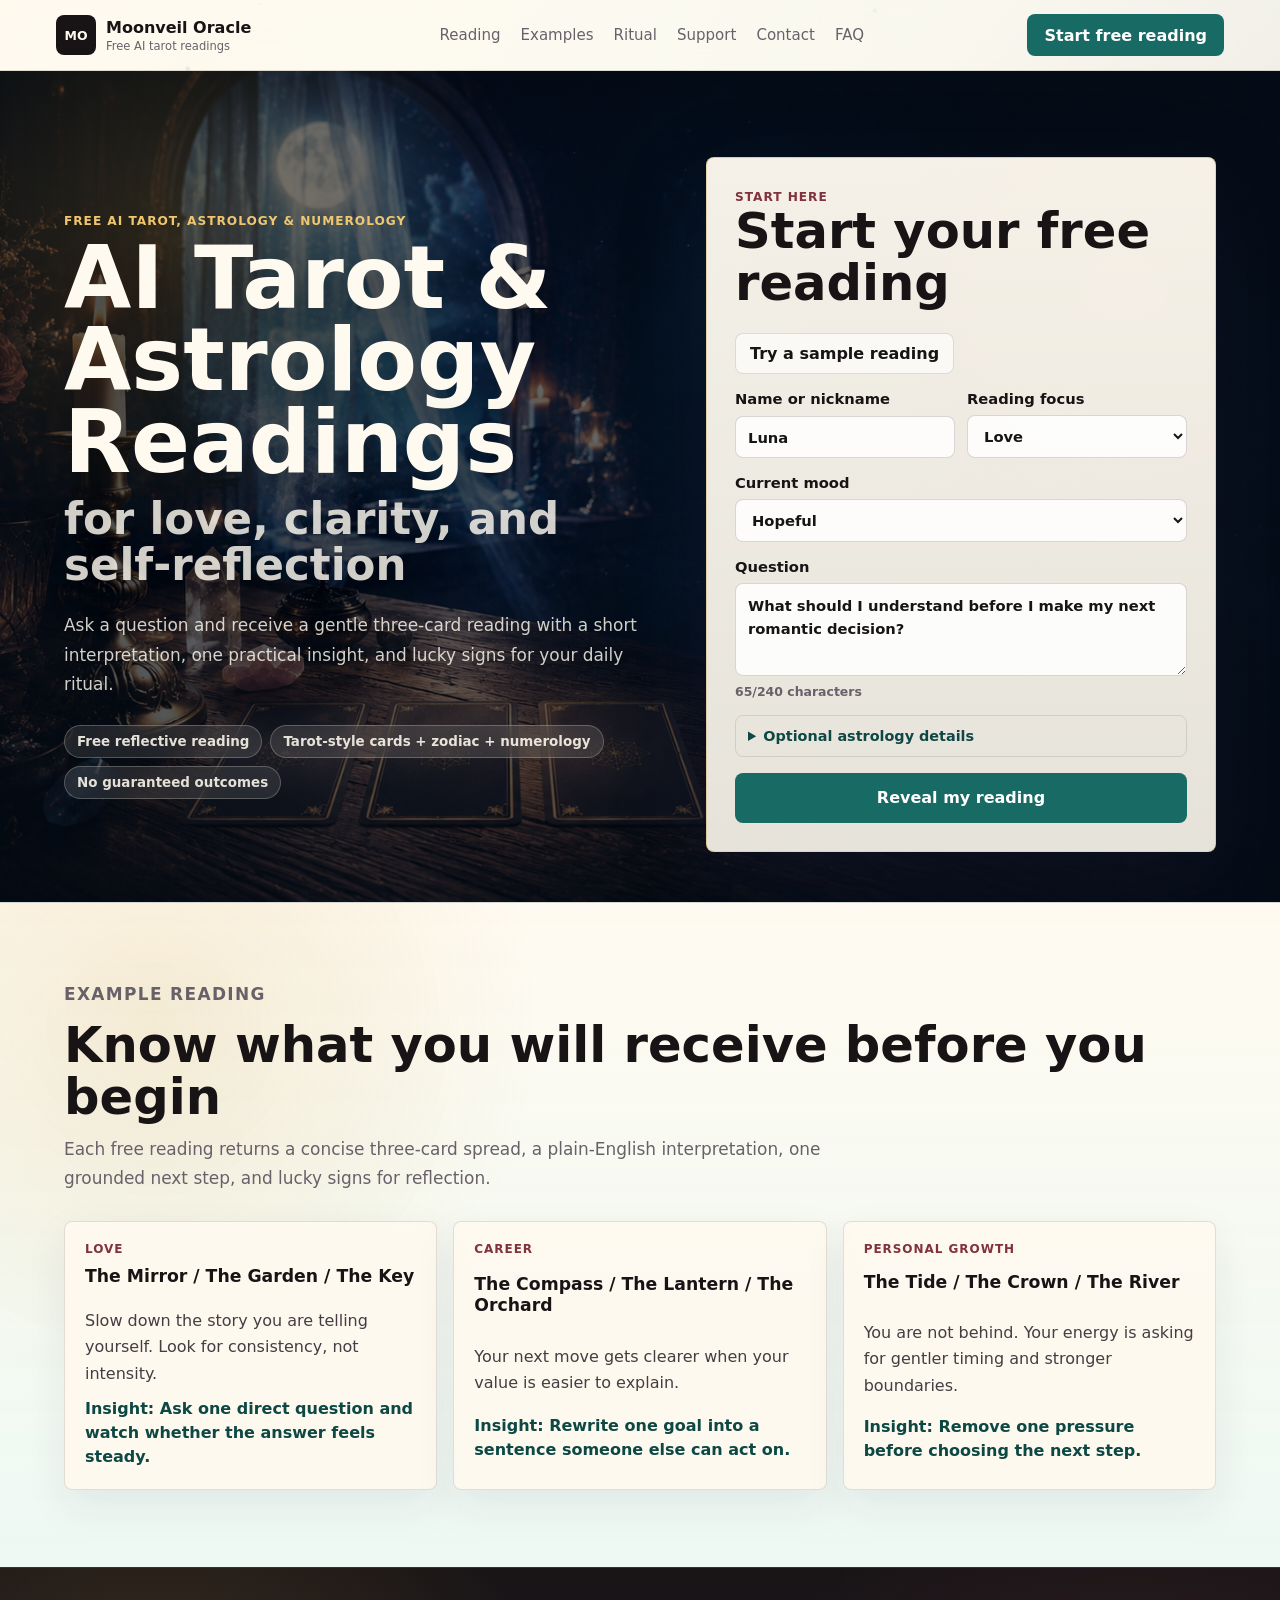
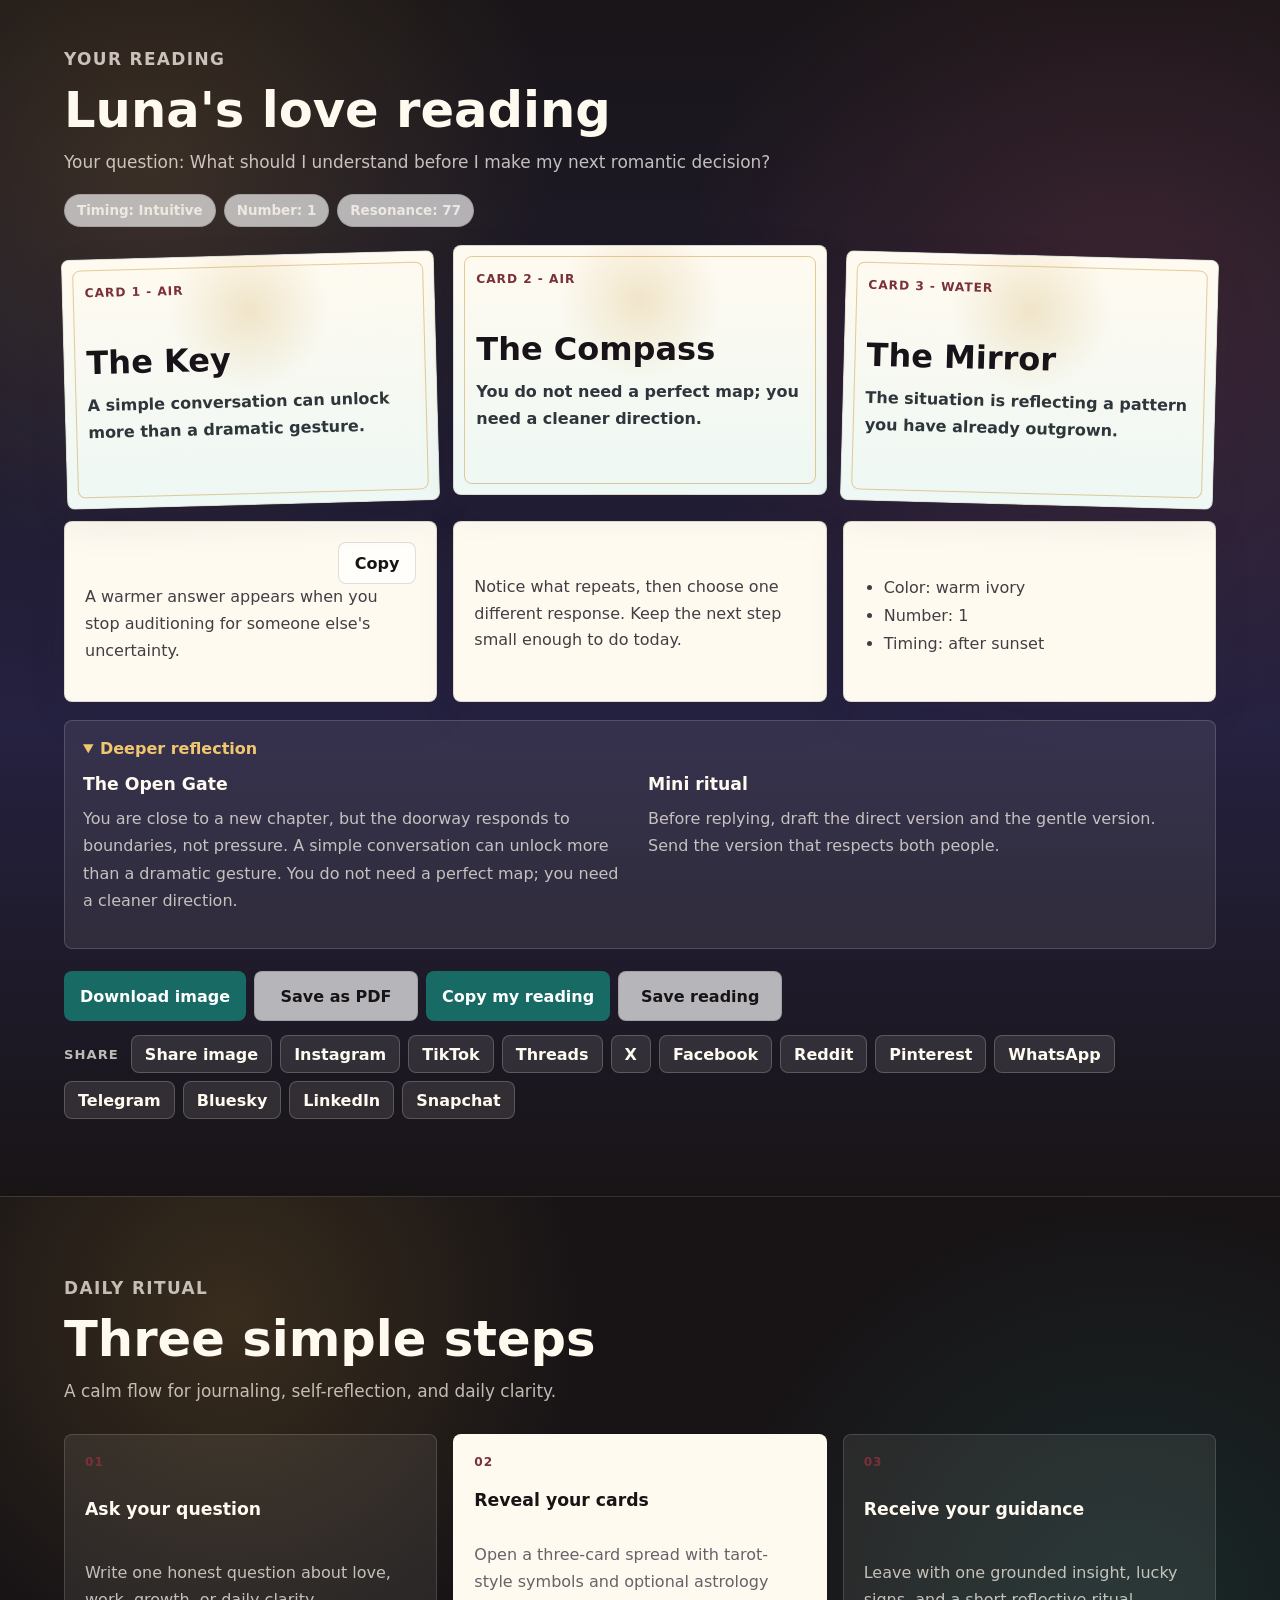
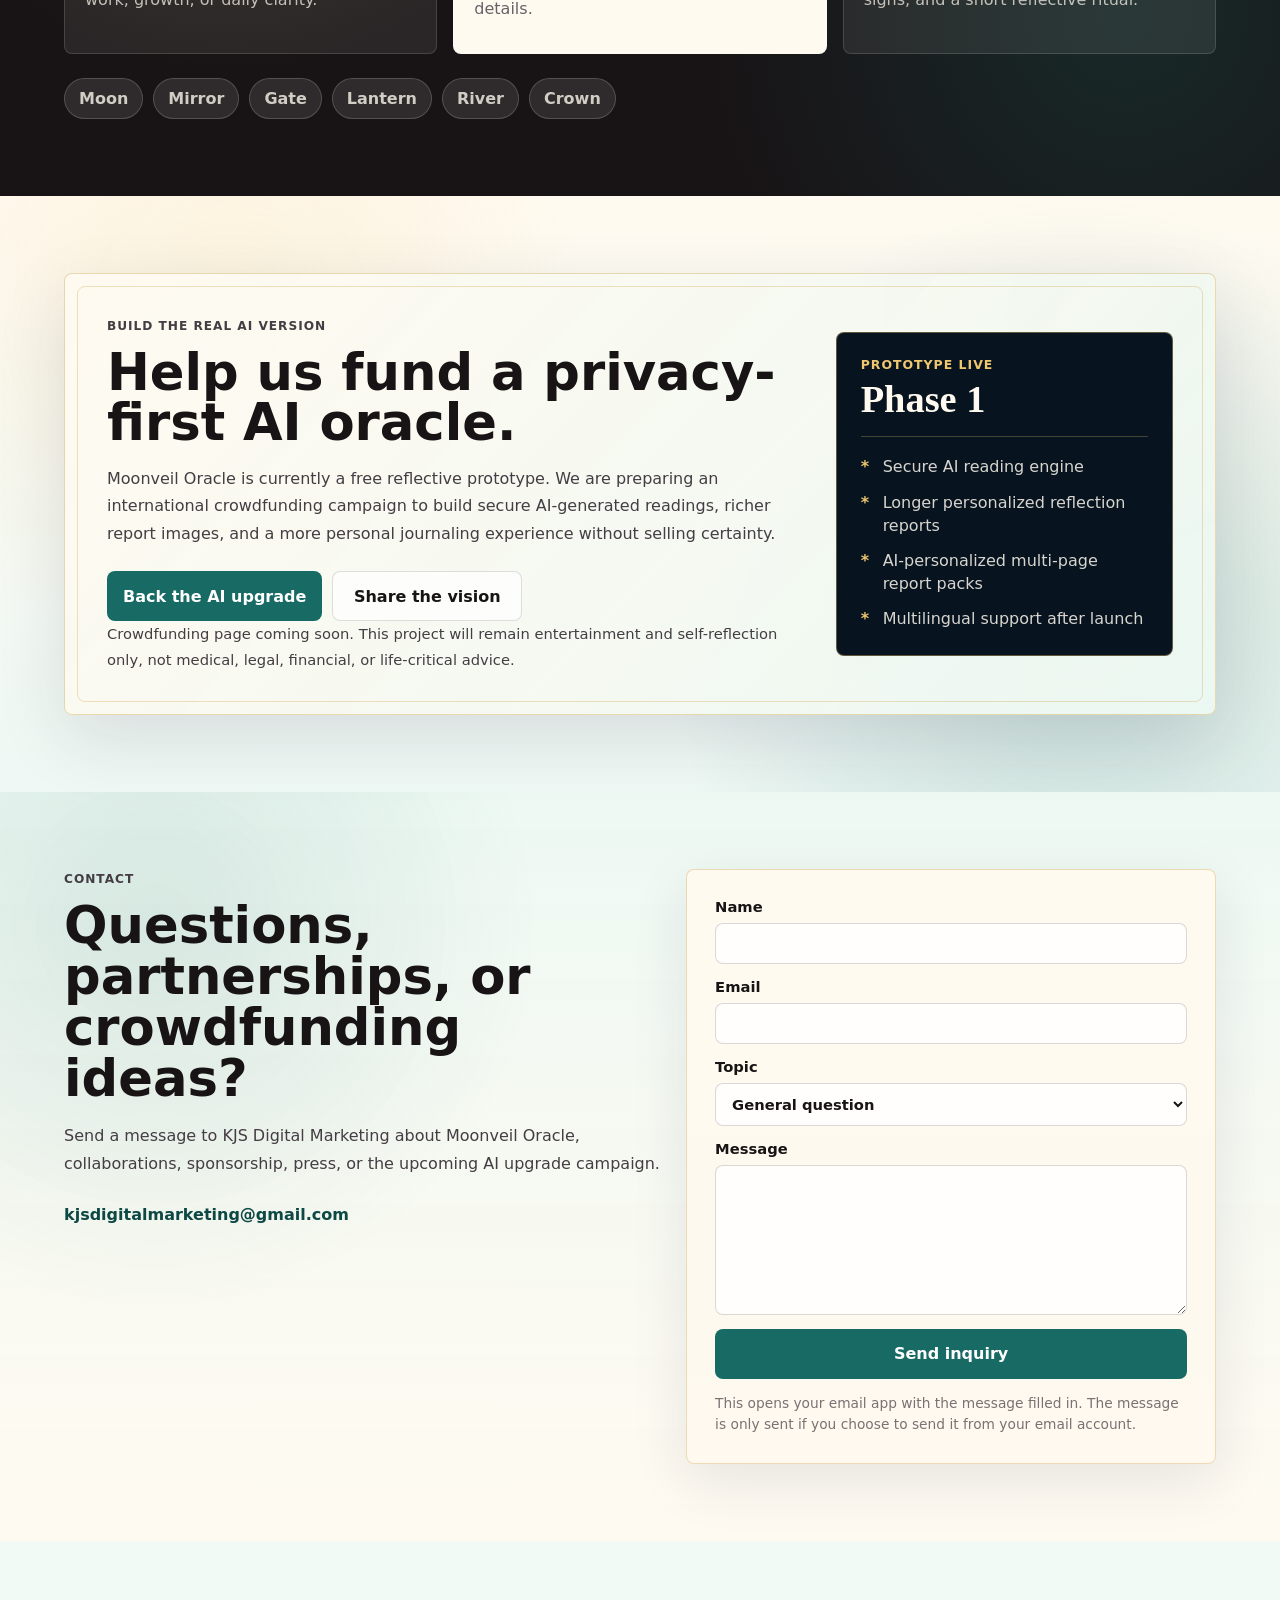
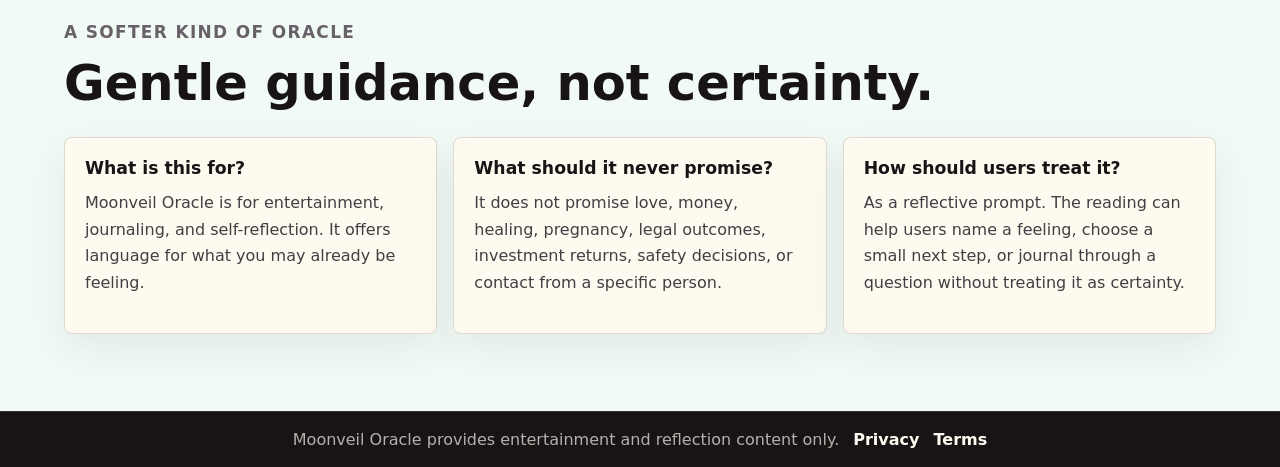
<file: index.html>
<!doctype html>
<html lang="en">
  <head>
    <meta charset="utf-8" />
    <meta name="viewport" content="width=device-width, initial-scale=1" />
    <title>Moonveil Oracle | Free AI Tarot & Astrology Readings</title>
    <meta
      name="description"
      content="Start a free AI tarot, astrology, and numerology reading for love, clarity, journaling, and gentle self-reflection."
    />
    <meta name="robots" content="index, follow, max-image-preview:large" />
    <meta name="theme-color" content="#07131f" />
    <link rel="canonical" href="https://kjs-digital.github.io/moonveil-oracle.github.io/" />
    <meta property="og:title" content="Moonveil Oracle | Free AI Tarot & Astrology Readings" />
    <meta
      property="og:description"
      content="A free AI tarot and astrology reading for love, clarity, journaling, and self-reflection. Entertainment only."
    />
    <meta property="og:type" content="website" />
    <meta property="og:url" content="https://kjs-digital.github.io/moonveil-oracle.github.io/" />
    <meta property="og:site_name" content="Moonveil Oracle" />
    <meta property="og:locale" content="en_US" />
    <meta property="og:image" content="https://kjs-digital.github.io/moonveil-oracle.github.io/assets/moonveil-hero.png" />
    <meta property="og:image:secure_url" content="https://kjs-digital.github.io/moonveil-oracle.github.io/assets/moonveil-hero.png" />
    <meta property="og:image:type" content="image/png" />
    <meta property="og:image:width" content="1672" />
    <meta property="og:image:height" content="941" />
    <meta property="og:image:alt" content="Moonlit tarot table with candles and three cards for Moonveil Oracle." />
    <meta name="twitter:card" content="summary_large_image" />
    <meta name="twitter:title" content="Moonveil Oracle | Free AI Tarot & Astrology Readings" />
    <meta
      name="twitter:description"
      content="Start a free AI tarot, astrology, and numerology reading for love, clarity, journaling, and gentle self-reflection."
    />
    <meta name="twitter:image" content="https://kjs-digital.github.io/moonveil-oracle.github.io/assets/moonveil-hero.png" />
    <script type="application/ld+json">
      {
        "@context": "https://schema.org",
        "@graph": [
          {
            "@type": "WebSite",
            "@id": "https://kjs-digital.github.io/moonveil-oracle.github.io/#website",
            "url": "https://kjs-digital.github.io/moonveil-oracle.github.io/",
            "name": "Moonveil Oracle",
            "description": "A free AI tarot, astrology, and numerology reading for love, clarity, journaling, and gentle self-reflection.",
            "inLanguage": "en"
          },
          {
            "@type": "WebApplication",
            "@id": "https://kjs-digital.github.io/moonveil-oracle.github.io/#app",
            "name": "Moonveil Oracle",
            "url": "https://kjs-digital.github.io/moonveil-oracle.github.io/",
            "applicationCategory": "LifestyleApplication",
            "operatingSystem": "Any",
            "description": "A free AI tarot, astrology, and numerology reading for love, clarity, journaling, and self-reflection. Entertainment only.",
            "image": "https://kjs-digital.github.io/moonveil-oracle.github.io/assets/moonveil-hero.png",
            "isAccessibleForFree": true,
            "offers": {
              "@type": "Offer",
              "price": "0",
              "priceCurrency": "USD"
            }
          }
        ]
      }
    </script>
    <!-- Google tag (gtag.js) -->
    <script async src="https://www.googletagmanager.com/gtag/js?id=G-HP0TP02SXQ"></script>
    <script>
      window.dataLayer = window.dataLayer || [];
      function gtag(){dataLayer.push(arguments);}
      gtag('js', new Date());

      gtag('config', 'G-HP0TP02SXQ');
    </script>
    <link rel="stylesheet" href="styles.css" />
  </head>
  <body>
    <canvas id="cosmicCanvas" aria-hidden="true"></canvas>

    <div class="page-shell">
      <header class="topbar">
        <a class="brand" href="#reading">
          <span class="brand-mark">MO</span>
          <span>
            <strong>Moonveil Oracle</strong>
            <small>Free AI tarot readings</small>
          </span>
        </a>
        <nav class="nav-links" aria-label="Main navigation">
          <a href="#reading">Reading</a>
          <a href="#examples">Examples</a>
          <a href="#rituals">Ritual</a>
          <a href="#support">Support</a>
          <a href="#contact">Contact</a>
          <a href="#faq">FAQ</a>
        </nav>
        <a class="topbar-cta" href="#reading">Start free reading</a>
      </header>

      <main>
        <section class="hero" id="reading">
          <div class="hero-copy">
            <p class="eyebrow">Free AI tarot, astrology & numerology</p>
            <h1 class="hero-title">
              <span>AI Tarot & Astrology Readings</span>
              <span>for love, clarity, and self&#8209;reflection</span>
            </h1>
            <p class="lead">
              Ask a question and receive a gentle three-card reading with a short interpretation,
              one practical insight, and lucky signs for your daily ritual.
            </p>
            <div class="trust-strip" aria-label="Reading boundaries">
              <span>Free reflective reading</span>
              <span>Tarot-style cards + zodiac + numerology</span>
              <span>No guaranteed outcomes</span>
            </div>
            <div class="oracle-visual" aria-hidden="true">
              <div class="sigil-ring">
                <span class="sigil-dot dot-one"></span>
                <span class="sigil-dot dot-two"></span>
                <span class="sigil-dot dot-three"></span>
                <span class="sigil-moon"></span>
              </div>
              <div class="floating-card card-left">
                <span>PAST</span>
                <strong>The Tide</strong>
              </div>
              <div class="floating-card card-right">
                <span>NEXT</span>
                <strong>The Key</strong>
              </div>
            </div>
          </div>

          <form class="oracle-panel" id="oracleForm">
            <div class="form-heading">
              <div>
                <span class="section-label">Start here</span>
                <h2>Start your free reading</h2>
              </div>
              <button class="ghost-button" type="button" id="sampleButton">Try a sample reading</button>
            </div>

            <div class="two-column">
              <label>
                Name or nickname
                <input name="name" type="text" maxlength="60" value="Luna" required />
              </label>
              <label>
                Reading focus
                <select name="focus">
                  <option>Love</option>
                  <option>Career</option>
                  <option>Personal Growth</option>
                  <option>Daily Clarity</option>
                </select>
              </label>
            </div>

            <label>
              Current mood
              <select name="mood">
                <option>Hopeful</option>
                <option>Confused</option>
                <option>Restless</option>
                <option>Inspired</option>
                <option>Guarded</option>
              </select>
            </label>

            <label>
              Question
              <textarea
                name="question"
                rows="3"
                maxlength="240"
                data-count-source
                required
              >What should I understand before I make my next romantic decision?</textarea>
              <small class="counter" data-counter-for="question"></small>
            </label>

            <details class="optional-fields">
              <summary>Optional astrology details</summary>
              <div class="two-column">
                <label>
                  Birth date
                  <input name="birthDate" type="date" value="" />
                </label>
                <label>
                  Zodiac sign
                  <select name="zodiac">
                    <option value="">Use my birth date or intuitive timing</option>
                    <option>Aries</option>
                    <option>Taurus</option>
                    <option>Gemini</option>
                    <option>Cancer</option>
                    <option>Leo</option>
                    <option>Virgo</option>
                    <option>Libra</option>
                    <option>Scorpio</option>
                    <option>Sagittarius</option>
                    <option>Capricorn</option>
                    <option>Aquarius</option>
                    <option>Pisces</option>
                  </select>
                </label>
              </div>
            </details>

            <button class="primary-button" type="submit">Reveal my reading</button>
          </form>
        </section>

        <section class="examples-band" id="examples">
          <div class="section-heading">
            <p class="eyebrow">Example reading</p>
            <h2>Know what you will receive before you begin</h2>
            <p>
              Each free reading returns a concise three-card spread, a plain-English interpretation,
              one grounded next step, and lucky signs for reflection.
            </p>
          </div>

          <div class="example-grid">
            <article class="example-card">
              <span>Love</span>
              <h3>The Mirror / The Garden / The Key</h3>
              <p>Slow down the story you are telling yourself. Look for consistency, not intensity.</p>
              <strong>Insight: Ask one direct question and watch whether the answer feels steady.</strong>
            </article>
            <article class="example-card">
              <span>Career</span>
              <h3>The Compass / The Lantern / The Orchard</h3>
              <p>Your next move gets clearer when your value is easier to explain.</p>
              <strong>Insight: Rewrite one goal into a sentence someone else can act on.</strong>
            </article>
            <article class="example-card">
              <span>Personal Growth</span>
              <h3>The Tide / The Crown / The River</h3>
              <p>You are not behind. Your energy is asking for gentler timing and stronger boundaries.</p>
              <strong>Insight: Remove one pressure before choosing the next step.</strong>
            </article>
          </div>
        </section>

        <section class="reading-band" id="results" aria-live="polite">
          <div class="section-heading">
            <p class="eyebrow">Your reading</p>
            <h2 id="readingTitle">Your three-card spread</h2>
            <p id="readingSubtitle">
              A short reflection appears here after you reveal your cards.
            </p>
            <div class="status-row">
              <span id="zodiacSignal">Timing: Intuitive</span>
              <span id="lifePathSignal">Number: 5</span>
              <span id="resonanceSignal">Resonance: 84</span>
            </div>
          </div>

          <div class="card-spread featured-spread" id="cardSpread">
            <article class="oracle-card">
              <span>Card 1</span>
              <h3>The Lantern</h3>
              <p>A quiet truth is becoming easier to name.</p>
            </article>
            <article class="oracle-card">
              <span>Card 2</span>
              <h3>The Mirror</h3>
              <p>Your current situation is reflecting a choice you already feel.</p>
            </article>
            <article class="oracle-card">
              <span>Card 3</span>
              <h3>The Key</h3>
              <p>One simple action unlocks more than a dramatic announcement.</p>
            </article>
          </div>

          <div class="insight-grid">
            <article class="insight-card wide">
              <div class="card-head">
                <h3>Short interpretation</h3>
                <button class="copy-button" type="button" data-copy-target="mainMessage">Copy</button>
              </div>
              <p id="mainMessage">
                Choose the answer that makes your body soften, not the answer that only looks
                impressive from the outside.
              </p>
            </article>

            <article class="insight-card">
              <h3>Actionable insight</h3>
              <p id="weekMessage">
                Make one decision smaller. The path clears when the pressure drops.
              </p>
            </article>

            <article class="insight-card">
              <h3>Lucky signs</h3>
              <ul id="luckySigns">
                <li>Color: sea green</li>
                <li>Number: 5</li>
                <li>Timing: late afternoon</li>
              </ul>
            </article>
          </div>

          <details class="deeper-reflection" open>
            <summary>Deeper reflection</summary>
            <div class="deeper-grid">
              <article>
                <h3 id="archetypeName">The Tide Walker</h3>
                <p id="archetypeText">
                  You are moving through a threshold where emotional honesty matters more than perfect timing.
                </p>
              </article>
              <article>
                <h3>Mini ritual</h3>
                <p id="ritualMessage">
                  Write the question once, write the feared answer once, then write the kindest honest answer once.
                </p>
              </article>
            </div>
          </details>

          <div class="action-row">
            <button class="primary-button" type="button" id="downloadImageButton">Download image</button>
            <button class="ghost-button" type="button" id="downloadPdfButton">Save as PDF</button>
            <button class="primary-button" type="button" id="copyReadingButton">Copy my reading</button>
            <button class="ghost-button" type="button" id="saveReadingButton">Save reading</button>
          </div>

          <div class="share-panel" aria-label="Share reading">
            <span>Share</span>
            <button class="ghost-button" type="button" id="shareImageButton">Share image</button>
            <button class="ghost-button" type="button" data-share-platform="instagram">Instagram</button>
            <button class="ghost-button" type="button" data-share-platform="tiktok">TikTok</button>
            <button class="ghost-button" type="button" data-share-platform="threads">Threads</button>
            <button class="ghost-button" type="button" data-share-platform="x">X</button>
            <button class="ghost-button" type="button" data-share-platform="facebook">Facebook</button>
            <button class="ghost-button" type="button" data-share-platform="reddit">Reddit</button>
            <button class="ghost-button" type="button" data-share-platform="pinterest">Pinterest</button>
            <button class="ghost-button" type="button" data-share-platform="whatsapp">WhatsApp</button>
            <button class="ghost-button" type="button" data-share-platform="telegram">Telegram</button>
            <button class="ghost-button" type="button" data-share-platform="bluesky">Bluesky</button>
            <button class="ghost-button" type="button" data-share-platform="linkedin">LinkedIn</button>
            <button class="ghost-button" type="button" data-share-platform="snapchat">Snapchat</button>
          </div>
        </section>

        <section class="ritual-band" id="rituals">
          <div class="section-heading">
            <p class="eyebrow">Daily ritual</p>
            <h2>Three simple steps</h2>
            <p>
              A calm flow for journaling, self-reflection, and daily clarity.
            </p>
          </div>

          <div class="ritual-grid">
            <article class="ritual-card">
              <span>01</span>
              <h3>Ask your question</h3>
              <p>Write one honest question about love, work, growth, or daily clarity.</p>
            </article>
            <article class="ritual-card featured">
              <span>02</span>
              <h3>Reveal your cards</h3>
              <p>Open a three-card spread with tarot-style symbols and optional astrology details.</p>
            </article>
            <article class="ritual-card">
              <span>03</span>
              <h3>Receive your guidance</h3>
              <p>Leave with one grounded insight, lucky signs, and a short reflective ritual.</p>
            </article>
          </div>

          <div class="symbol-river" aria-label="Oracle symbols">
            <span>Moon</span>
            <span>Mirror</span>
            <span>Gate</span>
            <span>Lantern</span>
            <span>River</span>
            <span>Crown</span>
          </div>
        </section>

        <section class="funding-band" id="support">
          <div class="funding-card">
            <div class="funding-copy">
              <p class="eyebrow">Build the real AI version</p>
              <h2>Help us fund a privacy-first AI oracle.</h2>
              <p>
                Moonveil Oracle is currently a free reflective prototype. We are preparing an
                international crowdfunding campaign to build secure AI-generated readings, richer
                report images, and a more personal journaling experience without selling certainty.
              </p>
              <div class="funding-actions">
                <button class="primary-button" type="button" data-crowdfunding-action="interest">
                  Back the AI upgrade
                </button>
                <button class="ghost-button" type="button" data-crowdfunding-action="share">
                  Share the vision
                </button>
              </div>
              <p class="funding-note">
                Crowdfunding page coming soon. This project will remain entertainment and
                self-reflection only, not medical, legal, financial, or life-critical advice.
              </p>
            </div>

            <div class="funding-roadmap" aria-label="Crowdfunding roadmap">
              <div class="funding-meter">
                <span>Prototype live</span>
                <strong>Phase 1</strong>
              </div>
              <ul>
                <li>Secure AI reading engine</li>
                <li>Longer personalized reflection reports</li>
                <li>AI-personalized multi-page report packs</li>
                <li>Multilingual support after launch</li>
              </ul>
            </div>
          </div>
        </section>

        <section class="contact-band" id="contact">
          <div class="contact-grid">
            <div class="contact-copy">
              <p class="eyebrow">Contact</p>
              <h2>Questions, partnerships, or crowdfunding ideas?</h2>
              <p>
                Send a message to KJS Digital Marketing about Moonveil Oracle, collaborations,
                sponsorship, press, or the upcoming AI upgrade campaign.
              </p>
              <a class="contact-email" href="mailto:kjsdigitalmarketing@gmail.com">
                kjsdigitalmarketing@gmail.com
              </a>
            </div>

            <form class="contact-form" id="contactForm">
              <label>
                Name
                <input name="contactName" type="text" maxlength="80" required />
              </label>
              <label>
                Email
                <input name="contactEmail" type="email" maxlength="120" required />
              </label>
              <label>
                Topic
                <select name="contactTopic">
                  <option>General question</option>
                  <option>Crowdfunding</option>
                  <option>Partnership</option>
                  <option>Sponsorship</option>
                  <option>Technical issue</option>
                </select>
              </label>
              <label>
                Message
                <textarea name="contactMessage" rows="5" maxlength="1200" required></textarea>
              </label>
              <button class="primary-button" type="submit">Send inquiry</button>
              <p class="contact-note">
                This opens your email app with the message filled in. The message is only sent if
                you choose to send it from your email account.
              </p>
            </form>
          </div>
        </section>

        <section class="content-band" id="faq">
          <div class="section-heading">
            <p class="eyebrow">A softer kind of oracle</p>
            <h2>Gentle guidance, not certainty.</h2>
          </div>

          <div class="faq-grid">
            <article class="faq-item">
              <h3>What is this for?</h3>
              <p>
                Moonveil Oracle is for entertainment, journaling, and self-reflection. It offers
                language for what you may already be feeling.
              </p>
            </article>
            <article class="faq-item">
              <h3>What should it never promise?</h3>
              <p>
                It does not promise love, money, healing, pregnancy, legal outcomes, investment
                returns, safety decisions, or contact from a specific person.
              </p>
            </article>
            <article class="faq-item">
              <h3>How should users treat it?</h3>
              <p>
                As a reflective prompt. The reading can help users name a feeling, choose a small
                next step, or journal through a question without treating it as certainty.
              </p>
            </article>
          </div>
        </section>
      </main>

      <footer class="site-footer">
        <span>Moonveil Oracle provides entertainment and reflection content only.</span>
        <a href="privacy.html">Privacy</a>
        <a href="terms.html">Terms</a>
      </footer>
    </div>

    <div class="reading-loader" id="readingLoader" role="status" aria-live="polite" aria-hidden="true">
      <div class="loader-card">
        <div class="loader-orbit" aria-hidden="true">
          <span></span>
          <span></span>
          <span></span>
        </div>
        <p class="eyebrow">Opening the veil</p>
        <h2 id="loaderTitle">Shuffling your cards</h2>
        <p id="loaderText">The oracle is drawing a pattern from your question.</p>
        <div class="loader-steps">
          <span data-loader-step="0">Shuffle</span>
          <span data-loader-step="1">Trace</span>
          <span data-loader-step="2">Reveal</span>
        </div>
      </div>
    </div>

    <div class="toast" id="toast" role="status" aria-live="polite">Saved</div>
    <script src="app.js?v=20260510-contact"></script>
  </body>
</html>
</file>
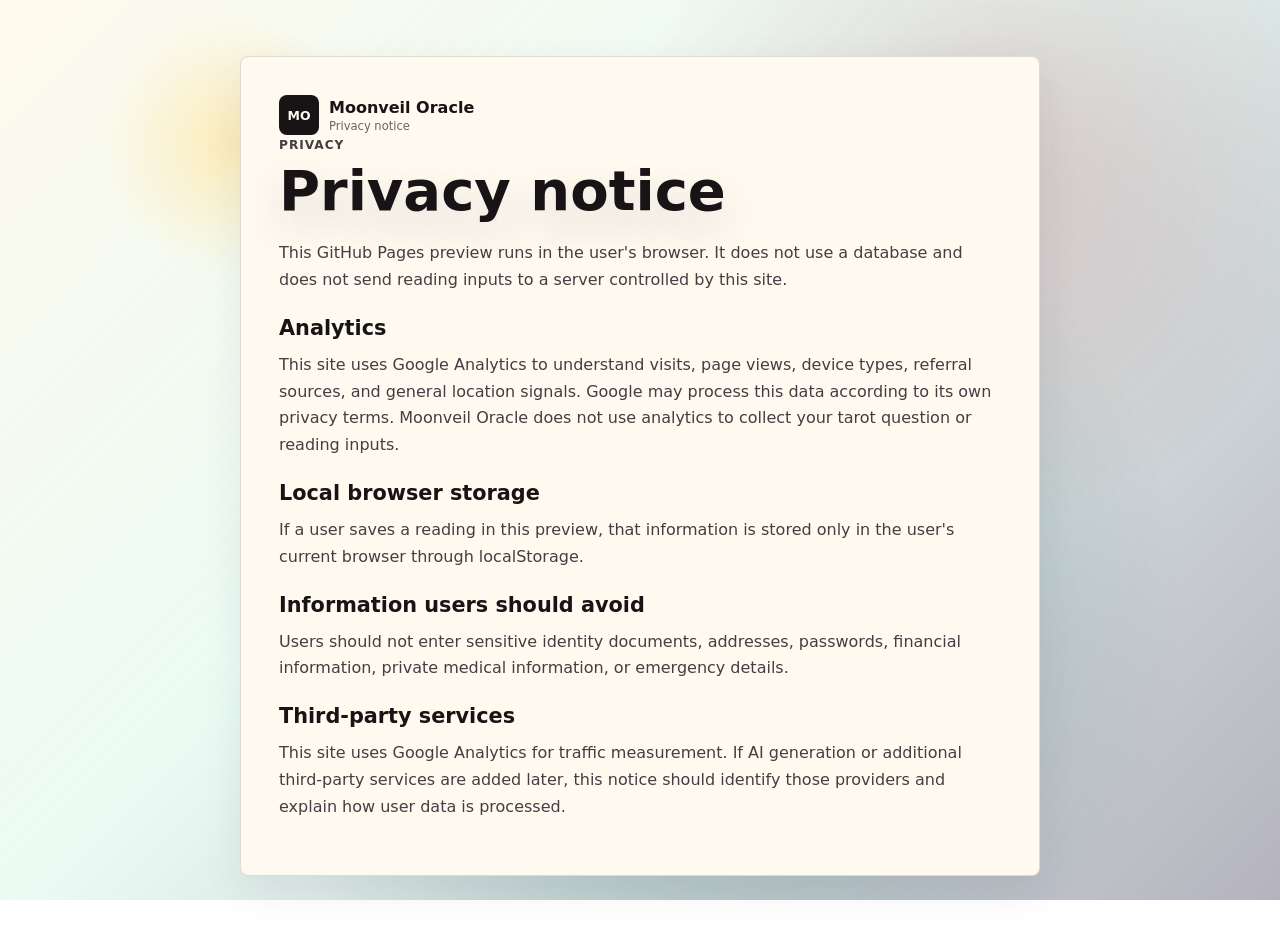
<file: privacy.html>
<!doctype html>
<html lang="en">
  <head>
    <meta charset="utf-8" />
    <meta name="viewport" content="width=device-width, initial-scale=1" />
    <title>Privacy | Moonveil Oracle</title>
    <meta name="description" content="Privacy notice for Moonveil Oracle." />
    <!-- Google tag (gtag.js) -->
    <script async src="https://www.googletagmanager.com/gtag/js?id=G-HP0TP02SXQ"></script>
    <script>
      window.dataLayer = window.dataLayer || [];
      function gtag(){dataLayer.push(arguments);}
      gtag('js', new Date());

      gtag('config', 'G-HP0TP02SXQ');
    </script>
    <link rel="stylesheet" href="styles.css" />
  </head>
  <body>
    <canvas id="cosmicCanvas" aria-hidden="true"></canvas>
    <main class="legal-page">
      <section class="legal-card">
        <a class="brand" href="index.html">
          <span class="brand-mark">MO</span>
          <span>
            <strong>Moonveil Oracle</strong>
            <small>Privacy notice</small>
          </span>
        </a>

        <p class="eyebrow">Privacy</p>
        <h1>Privacy notice</h1>
        <p>
          This GitHub Pages preview runs in the user's browser. It does not use a database and
          does not send reading inputs to a server controlled by this site.
        </p>

        <h2>Analytics</h2>
        <p>
          This site uses Google Analytics to understand visits, page views, device types, referral
          sources, and general location signals. Google may process this data according to its own
          privacy terms. Moonveil Oracle does not use analytics to collect your tarot question or
          reading inputs.
        </p>

        <h2>Local browser storage</h2>
        <p>
          If a user saves a reading in this preview, that information is stored only in the user's
          current browser through localStorage.
        </p>

        <h2>Information users should avoid</h2>
        <p>
          Users should not enter sensitive identity documents, addresses, passwords, financial
          information, private medical information, or emergency details.
        </p>

        <h2>Third-party services</h2>
        <p>
          This site uses Google Analytics for traffic measurement. If AI generation or additional
          third-party services are added later, this notice should identify those providers and
          explain how user data is processed.
        </p>
      </section>
    </main>
    <script src="app.js"></script>
  </body>
</html>
</file>
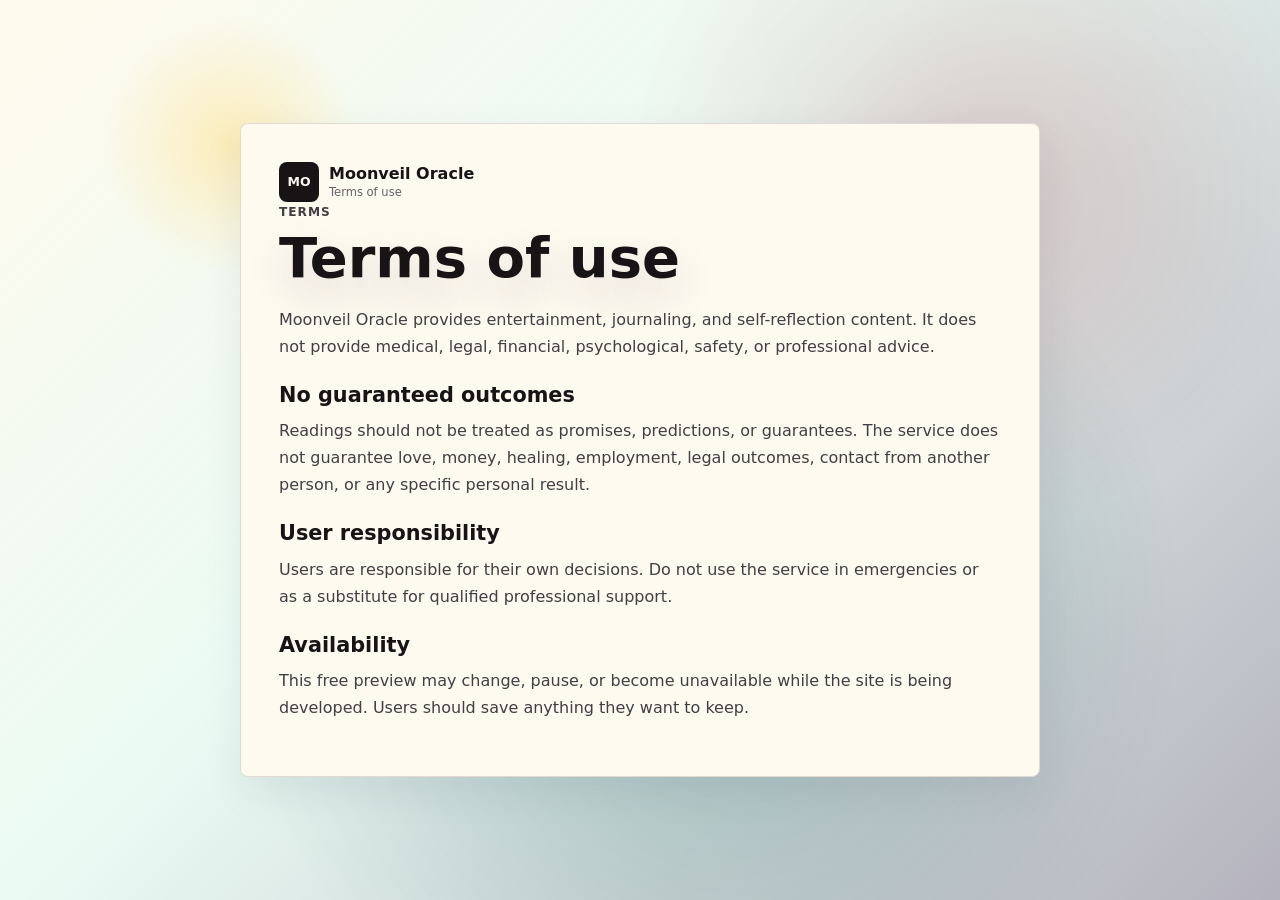
<file: terms.html>
<!doctype html>
<html lang="en">
  <head>
    <meta charset="utf-8" />
    <meta name="viewport" content="width=device-width, initial-scale=1" />
    <title>Terms | Moonveil Oracle</title>
    <meta name="description" content="Terms of use for Moonveil Oracle." />
    <!-- Google tag (gtag.js) -->
    <script async src="https://www.googletagmanager.com/gtag/js?id=G-HP0TP02SXQ"></script>
    <script>
      window.dataLayer = window.dataLayer || [];
      function gtag(){dataLayer.push(arguments);}
      gtag('js', new Date());

      gtag('config', 'G-HP0TP02SXQ');
    </script>
    <link rel="stylesheet" href="styles.css" />
  </head>
  <body>
    <canvas id="cosmicCanvas" aria-hidden="true"></canvas>
    <main class="legal-page">
      <section class="legal-card">
        <a class="brand" href="index.html">
          <span class="brand-mark">MO</span>
          <span>
            <strong>Moonveil Oracle</strong>
            <small>Terms of use</small>
          </span>
        </a>

        <p class="eyebrow">Terms</p>
        <h1>Terms of use</h1>
        <p>
          Moonveil Oracle provides entertainment, journaling, and self-reflection content.
          It does not provide medical, legal, financial, psychological, safety, or professional advice.
        </p>

        <h2>No guaranteed outcomes</h2>
        <p>
          Readings should not be treated as promises, predictions, or guarantees. The service does
          not guarantee love, money, healing, employment, legal outcomes, contact from another
          person, or any specific personal result.
        </p>

        <h2>User responsibility</h2>
        <p>
          Users are responsible for their own decisions. Do not use the service in emergencies or
          as a substitute for qualified professional support.
        </p>

        <h2>Availability</h2>
        <p>
          This free preview may change, pause, or become unavailable while the site is being
          developed. Users should save anything they want to keep.
        </p>
      </section>
    </main>
    <script src="app.js"></script>
  </body>
</html>
</file>
<file: styles.css>
:root {
  --ink: #181416;
  --muted: #68616a;
  --paper: #fbf4e6;
  --surface: rgba(255, 252, 244, 0.88);
  --surface-strong: #fffaf0;
  --line: rgba(63, 52, 54, 0.16);
  --teal: #186a64;
  --teal-dark: #0d4844;
  --rose: #b5525b;
  --rose-dark: #82323c;
  --gold: #c99b3c;
  --night: #252140;
  --shadow: 0 24px 70px rgba(37, 33, 64, 0.18);
}

* {
  box-sizing: border-box;
}

html {
  scroll-behavior: smooth;
}

body {
  color: var(--ink);
  font-family: Inter, ui-sans-serif, system-ui, -apple-system, BlinkMacSystemFont, "Segoe UI", sans-serif;
  letter-spacing: 0;
  margin: 0;
  min-height: 100vh;
  overflow-x: hidden;
}

body::before {
  background:
    radial-gradient(circle at 18% 16%, rgba(255, 227, 151, 0.6), transparent 8rem),
    radial-gradient(circle at 76% 20%, rgba(181, 82, 91, 0.24), transparent 22rem),
    radial-gradient(circle at 55% 68%, rgba(24, 106, 100, 0.28), transparent 30rem),
    linear-gradient(135deg, rgba(255, 249, 236, 0.94), rgba(229, 250, 241, 0.78) 42%, rgba(37, 33, 64, 0.34));
  content: "";
  inset: 0;
  position: fixed;
  z-index: -3;
}

a {
  color: inherit;
  text-decoration: none;
}

button,
input,
select,
textarea {
  font: inherit;
  min-width: 0;
}

button {
  cursor: pointer;
}

#cosmicCanvas {
  inset: 0;
  pointer-events: none;
  position: fixed;
  z-index: -2;
}

.page-shell {
  min-height: 100vh;
}

.topbar {
  align-items: center;
  backdrop-filter: blur(16px);
  background: rgba(255, 250, 240, 0.78);
  border-bottom: 1px solid var(--line);
  display: flex;
  gap: 22px;
  justify-content: space-between;
  padding: 14px clamp(16px, 5vw, 56px);
  position: sticky;
  top: 0;
  z-index: 10;
}

.brand {
  align-items: center;
  display: flex;
  gap: 10px;
  min-width: 220px;
}

.brand-mark {
  align-items: center;
  background: var(--ink);
  border-radius: 8px;
  color: #fffaf0;
  display: inline-flex;
  font-size: 0.78rem;
  font-weight: 900;
  height: 40px;
  justify-content: center;
  width: 40px;
}

.brand strong,
.brand small {
  display: block;
}

.brand small {
  color: var(--muted);
  font-size: 0.72rem;
  margin-top: 2px;
}

.nav-links {
  color: var(--muted);
  display: flex;
  gap: 20px;
  font-size: 0.94rem;
}

.nav-links a:hover {
  color: var(--teal-dark);
}

.topbar-cta,
.primary-button,
.ghost-button,
.copy-button {
  align-items: center;
  border: 1px solid transparent;
  border-radius: 8px;
  display: inline-flex;
  font-weight: 850;
  justify-content: center;
  min-height: 42px;
  padding: 0 16px;
  transition: background 160ms ease, box-shadow 160ms ease, transform 160ms ease;
  white-space: nowrap;
}

.topbar-cta,
.primary-button {
  background: var(--teal);
  color: #fff;
}

.topbar-cta:hover,
.primary-button:hover {
  background: var(--teal-dark);
  box-shadow: 0 14px 28px rgba(24, 106, 100, 0.22);
  transform: translateY(-1px);
}

.ghost-button,
.copy-button {
  background: rgba(255, 255, 255, 0.68);
  border-color: var(--line);
  color: var(--ink);
}

.ghost-button:hover,
.copy-button:hover {
  background: #fff;
}

.hero {
  background: #07121e;
  display: grid;
  gap: clamp(26px, 5vw, 70px);
  grid-template-columns: minmax(0, 1fr) minmax(360px, 510px);
  min-height: calc(100vh - 69px);
  overflow: hidden;
  padding: clamp(40px, 7vw, 86px) clamp(16px, 5vw, 64px) 46px;
  position: relative;
  isolation: isolate;
}

.hero::before,
.hero::after {
  content: "";
  inset: 0;
  pointer-events: none;
  position: absolute;
}

.hero::before {
  background: url("assets/moonveil-hero.png") 34% center / cover no-repeat;
  filter: saturate(1.04) contrast(1.04);
  z-index: -3;
}

.hero::after {
  background:
    radial-gradient(circle at 14% 20%, rgba(201, 155, 60, 0.2), transparent 20rem),
    linear-gradient(90deg, rgba(5, 13, 24, 0.62) 0%, rgba(5, 13, 24, 0.48) 38%, rgba(5, 13, 24, 0.66) 68%, rgba(5, 13, 24, 0.82) 100%),
    linear-gradient(180deg, rgba(5, 13, 24, 0.16), rgba(5, 13, 24, 0.3));
  z-index: -2;
}

.hero > *,
.reading-layout > *,
.insight-card,
.ritual-card,
.faq-item {
  min-width: 0;
}

.hero > * {
  position: relative;
  z-index: 1;
}

.hero-copy {
  align-self: center;
  max-width: 900px;
}

.hero .eyebrow {
  color: #f0c76f;
}

.hero h1 {
  color: #fffaf0;
  text-shadow: 0 18px 46px rgba(0, 0, 0, 0.46);
}

.hero .lead {
  color: rgba(255, 250, 240, 0.82);
}

.hero .trust-strip span {
  background: rgba(255, 250, 240, 0.1);
  border-color: rgba(255, 250, 240, 0.24);
  color: rgba(255, 250, 240, 0.88);
  backdrop-filter: blur(12px);
}

.eyebrow,
.section-label {
  color: var(--rose-dark);
  font-size: 0.76rem;
  font-weight: 900;
  letter-spacing: 0.08em;
  margin: 0 0 10px;
  text-transform: uppercase;
}

h1,
h2,
h3,
p {
  margin-top: 0;
}

h1 {
  color: var(--ink);
  font-size: clamp(2.8rem, 6.8vw, 6.4rem);
  line-height: 0.94;
  margin-bottom: 22px;
  max-width: 900px;
  text-shadow: 0 18px 42px rgba(37, 33, 64, 0.16);
}

.hero-title span {
  display: block;
}

.hero-title span + span {
  color: rgba(255, 250, 240, 0.82);
  font-size: clamp(1.55rem, 3.4vw, 3.25rem);
  line-height: 1.08;
  margin-top: 12px;
  max-width: 760px;
}

h2 {
  font-size: clamp(1.85rem, 4vw, 3.1rem);
  line-height: 1.05;
  margin-bottom: 12px;
}

h3 {
  font-size: 1.08rem;
  line-height: 1.25;
  margin-bottom: 10px;
}

.lead,
.section-heading p {
  color: var(--muted);
  font-size: 1.06rem;
  line-height: 1.72;
  max-width: 760px;
}

.trust-strip,
.status-row,
.action-row {
  display: flex;
  flex-wrap: wrap;
  gap: 8px;
}

.trust-strip {
  margin: 26px 0 0;
}

.trust-strip span,
.status-row span,
.notice {
  background: rgba(255, 255, 255, 0.66);
  border: 1px solid var(--line);
  border-radius: 999px;
  color: #413a3f;
  font-size: 0.84rem;
  font-weight: 760;
  padding: 8px 12px;
  white-space: normal;
}

.oracle-visual {
  display: none;
  height: 230px;
  margin-top: 34px;
  max-width: 560px;
  position: relative;
}

.sigil-ring {
  animation: slow-turn 28s linear infinite;
  aspect-ratio: 1;
  background:
    radial-gradient(circle at center, rgba(255, 250, 240, 0.98) 0 27%, transparent 28%),
    repeating-conic-gradient(from 8deg, rgba(201, 155, 60, 0.9) 0 4deg, transparent 4deg 18deg),
    conic-gradient(rgba(181, 82, 91, 0.6), rgba(24, 106, 100, 0.72), rgba(201, 155, 60, 0.74), rgba(181, 82, 91, 0.6));
  border: 1px solid rgba(201, 155, 60, 0.35);
  border-radius: 50%;
  box-shadow: 0 24px 70px rgba(37, 33, 64, 0.18);
  height: 214px;
  left: 66px;
  position: absolute;
  top: 0;
}

.sigil-ring::before,
.sigil-ring::after {
  border: 1px solid rgba(24, 106, 100, 0.32);
  border-radius: 50%;
  content: "";
  inset: 22px;
  position: absolute;
}

.sigil-ring::after {
  border-color: rgba(181, 82, 91, 0.26);
  inset: 48px;
}

.sigil-dot {
  background: var(--rose);
  border-radius: 50%;
  box-shadow: 0 0 22px rgba(181, 82, 91, 0.58);
  height: 10px;
  position: absolute;
  width: 10px;
}

.dot-one {
  left: 50%;
  top: -5px;
}

.dot-two {
  bottom: 18px;
  right: 26px;
}

.dot-three {
  bottom: 18px;
  left: 26px;
}

.sigil-moon {
  background: #fffaf0;
  border-radius: 50%;
  box-shadow: inset -18px 0 0 rgba(201, 155, 60, 0.42);
  height: 76px;
  left: 50%;
  position: absolute;
  top: 50%;
  transform: translate(-50%, -50%);
  width: 76px;
}

.floating-card {
  background:
    linear-gradient(180deg, rgba(24, 20, 22, 0.92), rgba(37, 33, 64, 0.94)),
    repeating-linear-gradient(135deg, rgba(255, 250, 240, 0.08) 0, rgba(255, 250, 240, 0.08) 1px, transparent 1px, transparent 16px);
  border: 1px solid rgba(255, 250, 240, 0.22);
  border-radius: 8px;
  box-shadow: 0 22px 48px rgba(37, 33, 64, 0.26);
  color: #fffaf0;
  display: grid;
  gap: 10px;
  min-height: 124px;
  padding: 16px;
  position: absolute;
  width: 132px;
}

.floating-card span {
  color: #f0c76f;
  font-size: 0.7rem;
  font-weight: 900;
  letter-spacing: 0.12em;
}

.floating-card strong {
  align-self: end;
  font-size: 1.24rem;
  line-height: 1.05;
}

.card-left {
  animation: card-float 5s ease-in-out infinite;
  left: 0;
  top: 62px;
  transform: rotate(-8deg);
}

.card-right {
  animation: card-float 5.8s ease-in-out infinite reverse;
  left: 230px;
  top: 82px;
  transform: rotate(7deg);
}

.oracle-panel {
  align-self: start;
  background:
    linear-gradient(180deg, rgba(255, 250, 240, 0.96), rgba(255, 250, 240, 0.9)),
    radial-gradient(circle at 82% 18%, rgba(201, 155, 60, 0.18), transparent 15rem);
  border: 1px solid rgba(201, 155, 60, 0.34);
  border-radius: 8px;
  box-shadow: 0 28px 90px rgba(37, 33, 64, 0.24);
  display: grid;
  gap: 16px;
  padding: clamp(18px, 3vw, 28px);
}

.optional-fields {
  border: 1px solid rgba(70, 58, 61, 0.14);
  border-radius: 8px;
  padding: 12px;
}

.optional-fields summary {
  color: var(--teal-dark);
  cursor: pointer;
  font-size: 0.9rem;
  font-weight: 850;
}

.optional-fields .two-column {
  margin-top: 14px;
}

.form-heading,
.card-head {
  align-items: center;
  display: flex;
  gap: 12px;
  justify-content: space-between;
}

.oracle-panel .form-heading {
  align-items: flex-start;
  flex-direction: column;
}

.oracle-panel .form-heading .ghost-button {
  line-height: 1.2;
  max-width: 100%;
  min-height: 40px;
  padding: 10px 14px;
  white-space: normal;
}

label {
  color: var(--ink);
  display: grid;
  gap: 8px;
  font-size: 0.92rem;
  font-weight: 830;
}

input,
select,
textarea {
  background: rgba(255, 255, 255, 0.86);
  border: 1px solid rgba(70, 58, 61, 0.2);
  border-radius: 8px;
  color: var(--ink);
  outline: none;
  padding: 11px 12px;
  width: 100%;
}

textarea {
  line-height: 1.55;
  resize: vertical;
}

input:focus,
select:focus,
textarea:focus {
  border-color: var(--teal);
  box-shadow: 0 0 0 3px rgba(24, 106, 100, 0.14);
}

.two-column {
  display: grid;
  gap: 12px;
  grid-template-columns: minmax(0, 1fr) minmax(0, 1fr);
}

.counter {
  color: var(--muted);
  font-size: 0.78rem;
  font-weight: 650;
}

.primary-button {
  border: 0;
  font-size: 1rem;
  min-height: 50px;
}

.oracle-panel.is-busy {
  pointer-events: none;
}

.oracle-panel.is-busy .primary-button {
  opacity: 0.72;
}

.reading-band,
.examples-band,
.ritual-band,
.funding-band,
.contact-band,
.content-band {
  padding: clamp(46px, 6vw, 86px) clamp(16px, 5vw, 64px);
}

.examples-band {
  background:
    radial-gradient(circle at 12% 18%, rgba(201, 155, 60, 0.16), transparent 24rem),
    linear-gradient(180deg, rgba(255, 250, 240, 0.96), rgba(236, 248, 242, 0.9));
  border-top: 1px solid var(--line);
}

.example-grid {
  display: grid;
  gap: 16px;
  grid-template-columns: repeat(3, minmax(0, 1fr));
  margin: 0 auto;
  max-width: 1220px;
}

.example-card {
  background: rgba(255, 250, 240, 0.88);
  border: 1px solid rgba(63, 52, 54, 0.14);
  border-radius: 8px;
  box-shadow: 0 16px 42px rgba(37, 33, 64, 0.08);
  display: grid;
  gap: 10px;
  padding: 20px;
}

.example-card span {
  color: var(--rose-dark);
  font-size: 0.75rem;
  font-weight: 900;
  letter-spacing: 0.08em;
  text-transform: uppercase;
}

.example-card p {
  color: #443d43;
  line-height: 1.65;
  margin-bottom: 0;
}

.example-card strong {
  color: var(--teal-dark);
  line-height: 1.5;
}

.reading-band {
  background:
    radial-gradient(circle at 12% 16%, rgba(201, 155, 60, 0.18), transparent 25rem),
    radial-gradient(circle at 88% 28%, rgba(181, 82, 91, 0.2), transparent 28rem),
    linear-gradient(180deg, #181416, #252140 62%, #181416);
  border-bottom: 1px solid rgba(255, 250, 240, 0.12);
  border-top: 1px solid rgba(255, 250, 240, 0.12);
  color: #fffaf0;
}

.reading-band .section-heading p,
.reading-band .status-row span {
  color: rgba(255, 250, 240, 0.74);
}

.reading-band .eyebrow {
  color: #f0c76f;
}

.section-heading {
  margin: 0 auto 28px;
  max-width: 1220px;
}

.reading-layout {
  display: grid;
  gap: 16px;
  grid-template-columns: minmax(280px, 0.75fr) minmax(0, 1.25fr);
  margin: 0 auto 16px;
  max-width: 1220px;
}

.archetype-panel,
.oracle-card,
.insight-card,
.ritual-card,
.faq-item,
.legal-card {
  background: var(--surface-strong);
  border: 1px solid var(--line);
  border-radius: 8px;
  box-shadow: 0 14px 40px rgba(37, 33, 64, 0.08);
}

.archetype-panel {
  background:
    radial-gradient(circle at 76% 18%, rgba(201, 155, 60, 0.26), transparent 12rem),
    linear-gradient(180deg, rgba(255, 250, 240, 0.98), rgba(236, 248, 242, 0.94));
  display: grid;
  min-height: 310px;
  padding: 22px;
}

.archetype-panel p,
.oracle-card p,
.insight-card p,
.ritual-card p,
.faq-item p,
.legal-card p,
.legal-card li {
  color: #443d43;
  line-height: 1.68;
}

.moon-meter {
  align-items: end;
  align-self: end;
  background:
    radial-gradient(circle at 50% 50%, #fffaf0 0 44%, transparent 45%),
    conic-gradient(var(--gold) calc(var(--phase) * 1%), rgba(37, 33, 64, 0.14) 0);
  border-radius: 50%;
  display: flex;
  height: 168px;
  justify-content: center;
  justify-self: start;
  padding-bottom: 30px;
  width: 168px;
}

.moon-meter span {
  color: var(--night);
  font-size: 0.82rem;
  font-weight: 900;
  max-width: 90px;
  text-align: center;
}

.card-spread {
  display: grid;
  gap: 16px;
  grid-template-columns: repeat(3, minmax(0, 1fr));
}

.featured-spread {
  margin: 0 auto 16px;
  max-width: 1220px;
}

.oracle-card {
  background:
    radial-gradient(circle at 50% 22%, rgba(201, 155, 60, 0.22), transparent 5rem),
    linear-gradient(180deg, #fffaf0, #eef8f4),
    repeating-linear-gradient(135deg, rgba(24, 106, 100, 0.1) 0, rgba(24, 106, 100, 0.1) 1px, transparent 1px, transparent 18px);
  min-height: 250px;
  padding: 22px;
  position: relative;
  transition: transform 180ms ease, box-shadow 180ms ease;
}

.oracle-card:nth-child(1) {
  transform: rotate(-1.5deg);
}

.oracle-card:nth-child(2) {
  transform: translateY(-10px);
}

.oracle-card:nth-child(3) {
  transform: rotate(1.5deg);
}

.oracle-card:hover {
  box-shadow: 0 20px 54px rgba(201, 155, 60, 0.22);
  transform: translateY(-14px);
}

.oracle-card::after {
  border: 1px solid rgba(201, 155, 60, 0.5);
  border-radius: 8px;
  content: "";
  inset: 10px;
  pointer-events: none;
  position: absolute;
}

.oracle-card span,
.ritual-card span {
  color: #7b3039;
  font-size: 0.76rem;
  font-weight: 900;
  letter-spacing: 0.08em;
  text-transform: uppercase;
}

.oracle-card h3 {
  color: #171319;
  font-size: clamp(1.4rem, 3vw, 2rem);
  margin-top: 42px;
}

.oracle-card p {
  color: #2f363b;
  font-weight: 650;
}

.reading-band.is-revealing .archetype-panel,
.reading-band.is-revealing .insight-card {
  animation: reading-rise 680ms ease both;
}

.reading-band.is-revealing .oracle-card {
  animation: card-reveal 820ms cubic-bezier(0.2, 0.8, 0.2, 1) both;
  transform-origin: center bottom;
}

.reading-band.is-revealing .oracle-card:nth-child(1) {
  animation-delay: 120ms;
}

.reading-band.is-revealing .oracle-card:nth-child(2) {
  animation-delay: 280ms;
}

.reading-band.is-revealing .oracle-card:nth-child(3) {
  animation-delay: 440ms;
}

.insight-grid,
.ritual-grid,
.faq-grid {
  display: grid;
  gap: 16px;
  margin: 0 auto;
  max-width: 1220px;
}

.insight-grid {
  grid-template-columns: repeat(3, minmax(0, 1fr));
}

.insight-card,
.ritual-card,
.faq-item {
  padding: 20px;
}

.insight-card ul {
  color: #443d43;
  line-height: 1.75;
  margin: 0;
  padding-left: 20px;
}

.action-row {
  margin: 22px auto 0;
  max-width: 1220px;
}

.action-row .primary-button,
.action-row .ghost-button {
  min-width: 164px;
}

.share-panel {
  align-items: center;
  display: flex;
  flex-wrap: wrap;
  gap: 8px;
  margin: 14px auto 0;
  max-width: 1220px;
}

.share-panel > span {
  color: rgba(255, 250, 240, 0.72);
  font-size: 0.82rem;
  font-weight: 900;
  letter-spacing: 0.08em;
  margin-right: 4px;
  text-transform: uppercase;
}

.share-panel .ghost-button {
  background: rgba(255, 250, 240, 0.1);
  border-color: rgba(255, 250, 240, 0.2);
  color: #fffaf0;
  min-height: 38px;
  padding: 0 13px;
}

.share-panel .ghost-button:hover {
  background: rgba(255, 250, 240, 0.18);
}

.deeper-reflection {
  background: rgba(255, 250, 240, 0.08);
  border: 1px solid rgba(255, 250, 240, 0.16);
  border-radius: 8px;
  color: rgba(255, 250, 240, 0.82);
  margin: 18px auto 0;
  max-width: 1220px;
  padding: 18px;
}

.deeper-reflection summary {
  color: #f0c76f;
  cursor: pointer;
  font-weight: 900;
}

.deeper-grid {
  display: grid;
  gap: 16px;
  grid-template-columns: repeat(2, minmax(0, 1fr));
  margin-top: 16px;
}

.deeper-grid h3 {
  color: #fffaf0;
}

.deeper-grid p {
  color: rgba(255, 250, 240, 0.72);
  line-height: 1.7;
}

.ritual-band {
  background: #181416;
  color: #fffaf0;
  overflow: hidden;
  position: relative;
}

.ritual-band::before {
  background:
    radial-gradient(circle at 18% 20%, rgba(201, 155, 60, 0.18), transparent 22rem),
    radial-gradient(circle at 88% 70%, rgba(24, 106, 100, 0.24), transparent 26rem);
  content: "";
  inset: 0;
  pointer-events: none;
  position: absolute;
}

.ritual-band > * {
  position: relative;
}

.ritual-band .eyebrow {
  color: #f0c76f;
}

.ritual-band .section-heading p {
  color: rgba(255, 250, 240, 0.72);
}

.ritual-grid {
  grid-template-columns: repeat(3, minmax(0, 1fr));
}

.ritual-card {
  background: rgba(255, 250, 240, 0.08);
  border-color: rgba(255, 250, 240, 0.14);
  box-shadow: none;
  display: grid;
  gap: 10px;
  min-height: 220px;
}

.ritual-card.featured {
  background: #fffaf0;
  color: var(--ink);
}

.ritual-card p {
  color: rgba(255, 250, 240, 0.72);
  margin-bottom: 0;
}

.ritual-card.featured p {
  color: var(--muted);
}

.symbol-river {
  display: flex;
  flex-wrap: wrap;
  gap: 10px;
  margin: 24px auto 0;
  max-width: 1220px;
}

.symbol-river span {
  background: rgba(255, 250, 240, 0.1);
  border: 1px solid rgba(255, 250, 240, 0.18);
  border-radius: 999px;
  color: rgba(255, 250, 240, 0.78);
  font-weight: 840;
  padding: 10px 14px;
}

.funding-band {
  background:
    radial-gradient(circle at 18% 20%, rgba(240, 199, 111, 0.16), transparent 22rem),
    radial-gradient(circle at 84% 70%, rgba(24, 106, 100, 0.2), transparent 26rem),
    linear-gradient(180deg, #fffaf0, #eef8f4);
}

.funding-card {
  align-items: stretch;
  background:
    linear-gradient(135deg, rgba(255, 250, 240, 0.98), rgba(236, 248, 242, 0.94)),
    radial-gradient(circle at 90% 10%, rgba(201, 155, 60, 0.2), transparent 18rem);
  border: 1px solid rgba(201, 155, 60, 0.36);
  border-radius: 8px;
  box-shadow: 0 24px 70px rgba(37, 33, 64, 0.12);
  display: grid;
  gap: 28px;
  grid-template-columns: minmax(0, 1.35fr) minmax(280px, 0.65fr);
  margin: 0 auto;
  max-width: 1220px;
  overflow: hidden;
  padding: clamp(24px, 4vw, 42px);
  position: relative;
}

.funding-card::after {
  border: 1px solid rgba(201, 155, 60, 0.3);
  border-radius: 8px;
  content: "";
  inset: 12px;
  pointer-events: none;
  position: absolute;
}

.funding-copy,
.funding-roadmap {
  min-width: 0;
  position: relative;
  z-index: 1;
}

.funding-copy h2 {
  color: var(--ink);
  font-size: clamp(2rem, 4vw, 4.4rem);
  line-height: 0.98;
  margin: 0 0 18px;
  max-width: 820px;
}

.funding-copy p {
  color: #443d43;
  line-height: 1.72;
  max-width: 820px;
}

.funding-actions {
  display: flex;
  flex-wrap: wrap;
  gap: 10px;
  margin: 24px 0 0;
}

.funding-actions .primary-button,
.funding-actions .ghost-button {
  min-width: 190px;
}

.funding-note {
  color: rgba(68, 61, 67, 0.72);
  font-size: 0.92rem;
  margin-bottom: 0;
}

.funding-roadmap {
  align-self: center;
  background: #07131f;
  border: 1px solid rgba(240, 199, 111, 0.38);
  border-radius: 8px;
  color: #fffaf0;
  padding: 24px;
}

.funding-meter {
  border-bottom: 1px solid rgba(240, 199, 111, 0.26);
  margin-bottom: 18px;
  padding-bottom: 18px;
}

.funding-meter span {
  color: #f0c76f;
  display: block;
  font-size: 0.78rem;
  font-weight: 900;
  letter-spacing: 0.08em;
  text-transform: uppercase;
}

.funding-meter strong {
  display: block;
  font-family: Georgia, "Times New Roman", serif;
  font-size: 2.4rem;
  line-height: 1;
  margin-top: 8px;
}

.funding-roadmap ul {
  display: grid;
  gap: 12px;
  line-height: 1.45;
  list-style: none;
  margin: 0;
  padding: 0;
}

.funding-roadmap li {
  color: rgba(255, 250, 240, 0.84);
  padding-left: 22px;
  position: relative;
}

.funding-roadmap li::before {
  color: #f0c76f;
  content: "*";
  font-weight: 900;
  left: 0;
  position: absolute;
}

.contact-band {
  background:
    radial-gradient(circle at 12% 18%, rgba(24, 106, 100, 0.12), transparent 24rem),
    linear-gradient(180deg, rgba(236, 248, 242, 0.92), rgba(255, 250, 240, 0.96));
}

.contact-grid {
  align-items: start;
  display: grid;
  gap: 26px;
  grid-template-columns: minmax(0, 0.9fr) minmax(320px, 0.8fr);
  margin: 0 auto;
  max-width: 1220px;
}

.contact-copy h2 {
  color: var(--ink);
  font-size: clamp(2rem, 4vw, 4.1rem);
  line-height: 1;
  margin: 0 0 18px;
}

.contact-copy p {
  color: #443d43;
  line-height: 1.72;
  max-width: 680px;
}

.contact-email {
  color: var(--teal-dark);
  display: inline-flex;
  font-weight: 900;
  margin-top: 12px;
  overflow-wrap: anywhere;
}

.contact-form {
  background: rgba(255, 250, 240, 0.94);
  border: 1px solid rgba(201, 155, 60, 0.34);
  border-radius: 8px;
  box-shadow: 0 18px 56px rgba(37, 33, 64, 0.1);
  display: grid;
  gap: 14px;
  padding: clamp(20px, 4vw, 28px);
}

.contact-form textarea {
  min-height: 150px;
}

.contact-note {
  color: rgba(68, 61, 67, 0.72);
  font-size: 0.86rem;
  line-height: 1.55;
  margin: 0;
}

.content-band {
  background: rgba(236, 248, 242, 0.72);
}

.faq-grid {
  grid-template-columns: repeat(3, minmax(0, 1fr));
}

@keyframes slow-turn {
  to {
    transform: rotate(360deg);
  }
}

@keyframes card-float {
  0%,
  100% {
    translate: 0 0;
  }

  50% {
    translate: 0 -12px;
  }
}

@keyframes reading-rise {
  from {
    opacity: 0;
    transform: translateY(18px);
  }

  to {
    opacity: 1;
    transform: translateY(0);
  }
}

@keyframes card-reveal {
  0% {
    opacity: 0;
    transform: translateY(34px) rotateY(72deg) scale(0.92);
  }

  55% {
    opacity: 1;
  }

  100% {
    opacity: 1;
    transform: translateY(0) rotateY(0deg) scale(1);
  }
}

@media (prefers-reduced-motion: reduce) {
  *,
  *::before,
  *::after {
    animation-duration: 1ms !important;
    scroll-behavior: auto !important;
    transition-duration: 1ms !important;
  }
}

.toast {
  background: var(--ink);
  border-radius: 8px;
  bottom: 18px;
  color: #fffaf0;
  font-weight: 850;
  left: 50%;
  opacity: 0;
  padding: 10px 14px;
  pointer-events: none;
  position: fixed;
  transform: translate(-50%, 12px);
  transition: opacity 160ms ease, transform 160ms ease;
  z-index: 30;
}

.toast.is-visible {
  opacity: 1;
  transform: translate(-50%, 0);
}

.reading-loader {
  align-items: center;
  background:
    radial-gradient(circle at center, rgba(201, 155, 60, 0.14), transparent 20rem),
    rgba(12, 11, 16, 0.78);
  backdrop-filter: blur(18px);
  display: grid;
  inset: 0;
  justify-items: center;
  opacity: 0;
  padding: 24px;
  pointer-events: none;
  position: fixed;
  transition: opacity 220ms ease;
  z-index: 40;
}

.reading-loader.is-visible {
  opacity: 1;
  pointer-events: auto;
}

.loader-card {
  background:
    radial-gradient(circle at 50% 18%, rgba(201, 155, 60, 0.26), transparent 9rem),
    linear-gradient(180deg, rgba(255, 250, 240, 0.98), rgba(236, 248, 242, 0.94));
  border: 1px solid rgba(201, 155, 60, 0.5);
  border-radius: 8px;
  box-shadow: 0 32px 90px rgba(0, 0, 0, 0.36);
  display: grid;
  justify-items: center;
  max-width: 520px;
  padding: clamp(26px, 5vw, 42px);
  text-align: center;
  width: min(100%, 520px);
}

.loader-card h2 {
  font-size: clamp(1.8rem, 4vw, 3rem);
  margin-bottom: 10px;
}

.loader-card p:not(.eyebrow) {
  color: var(--muted);
  line-height: 1.7;
  margin-bottom: 18px;
}

.loader-orbit {
  animation: slow-turn 10s linear infinite;
  background:
    radial-gradient(circle at center, #fffaf0 0 30%, transparent 31%),
    conic-gradient(var(--gold), var(--rose), var(--teal), var(--gold));
  border-radius: 50%;
  height: 132px;
  margin-bottom: 20px;
  position: relative;
  width: 132px;
}

.loader-orbit::before {
  border: 1px solid rgba(37, 33, 64, 0.18);
  border-radius: 50%;
  content: "";
  inset: 18px;
  position: absolute;
}

.loader-orbit span {
  background: var(--rose);
  border-radius: 50%;
  box-shadow: 0 0 18px rgba(181, 82, 91, 0.58);
  height: 10px;
  position: absolute;
  width: 10px;
}

.loader-orbit span:nth-child(1) {
  left: 50%;
  top: -5px;
}

.loader-orbit span:nth-child(2) {
  bottom: 12px;
  right: 16px;
}

.loader-orbit span:nth-child(3) {
  bottom: 12px;
  left: 16px;
}

.loader-steps {
  display: grid;
  gap: 8px;
  grid-template-columns: repeat(3, minmax(0, 1fr));
  width: 100%;
}

.loader-steps span {
  background: rgba(37, 33, 64, 0.06);
  border: 1px solid rgba(37, 33, 64, 0.12);
  border-radius: 999px;
  color: var(--muted);
  font-size: 0.8rem;
  font-weight: 850;
  padding: 8px 10px;
}

.loader-steps span.is-active {
  background: rgba(24, 106, 100, 0.12);
  border-color: rgba(24, 106, 100, 0.32);
  color: var(--teal-dark);
}

.site-footer {
  align-items: center;
  background: #181416;
  border-top: 1px solid rgba(255, 250, 240, 0.12);
  color: rgba(255, 250, 240, 0.68);
  display: flex;
  flex-wrap: wrap;
  gap: 14px;
  justify-content: center;
  padding: 18px;
}

.site-footer a {
  color: #fffaf0;
  font-weight: 760;
}

.legal-page {
  align-items: center;
  display: grid;
  min-height: 100vh;
  padding: clamp(18px, 5vw, 56px);
}

.legal-card {
  justify-self: center;
  max-width: 800px;
  padding: clamp(22px, 4vw, 38px);
  width: 100%;
}

.legal-card h1 {
  font-size: clamp(2rem, 5vw, 3.5rem);
}

.legal-card h2 {
  font-size: 1.3rem;
  margin-top: 24px;
}

.legal-card ul {
  margin-bottom: 0;
  padding-left: 20px;
}

@media (max-width: 1080px) {
  .hero,
  .reading-layout,
  .funding-card,
  .contact-grid {
    grid-template-columns: minmax(0, 1fr);
  }

  .oracle-panel {
    max-width: 760px;
  }

  .insight-grid,
  .example-grid,
  .ritual-grid,
  .faq-grid {
    grid-template-columns: repeat(2, minmax(0, 1fr));
  }
}

@media (max-width: 760px) {
  .topbar {
    align-items: stretch;
    flex-wrap: wrap;
    gap: 12px;
  }

  .brand {
    flex: 1 1 100%;
  }

  .nav-links {
    flex: 1 1 auto;
    gap: 14px;
    min-width: 0;
    overflow-x: auto;
  }

  .topbar-cta {
    flex: 1 0 100%;
    min-height: 38px;
    width: 100%;
  }

  .hero {
    min-height: auto;
    overflow: hidden;
    padding-left: 24px;
    padding-right: 24px;
  }

  .hero::before {
    background-position: 28% center;
  }

  .hero::after {
    background:
      linear-gradient(180deg, rgba(5, 13, 24, 0.74) 0%, rgba(5, 13, 24, 0.62) 44%, rgba(5, 13, 24, 0.68) 100%),
      linear-gradient(90deg, rgba(5, 13, 24, 0.58), rgba(5, 13, 24, 0.5));
  }

  .hero-copy,
  .lead,
  .trust-strip,
  .oracle-panel {
    max-width: min(342px, calc(100vw - 48px));
    width: min(342px, calc(100vw - 48px));
  }

  .trust-strip {
    align-items: flex-start;
    flex-direction: column;
  }

  .trust-strip span {
    max-width: 100%;
  }

  .oracle-visual {
    height: 260px;
    max-width: min(342px, calc(100vw - 48px));
  }

  .sigil-ring {
    height: 210px;
    left: 64px;
  }

  .floating-card {
    width: 126px;
  }

  .card-left {
    left: -8px;
    top: 86px;
  }

  .card-right {
    left: 205px;
    top: 106px;
  }

  .two-column,
  .card-spread,
  .insight-grid,
  .example-grid,
  .ritual-grid,
  .faq-grid,
  .funding-card,
  .contact-grid,
  .deeper-grid {
    grid-template-columns: 1fr;
  }

  .form-heading,
  .card-head {
    align-items: flex-start;
    flex-direction: column;
  }

  .oracle-card {
    min-height: 230px;
  }

  .oracle-card h3 {
    margin-top: 36px;
  }

  .examples-band {
    padding-top: 40px;
  }
}

@media (max-width: 430px) {
  .topbar-cta,
  .primary-button,
  .ghost-button,
  .copy-button {
    width: 100%;
  }

  .funding-actions .primary-button,
  .funding-actions .ghost-button {
    min-width: 0;
  }

  .share-panel > span {
    width: 100%;
  }

  h1 {
    font-size: 3rem;
    line-height: 0.95;
  }

  .hero-title span + span {
    font-size: 1.45rem;
  }
}
</file>
